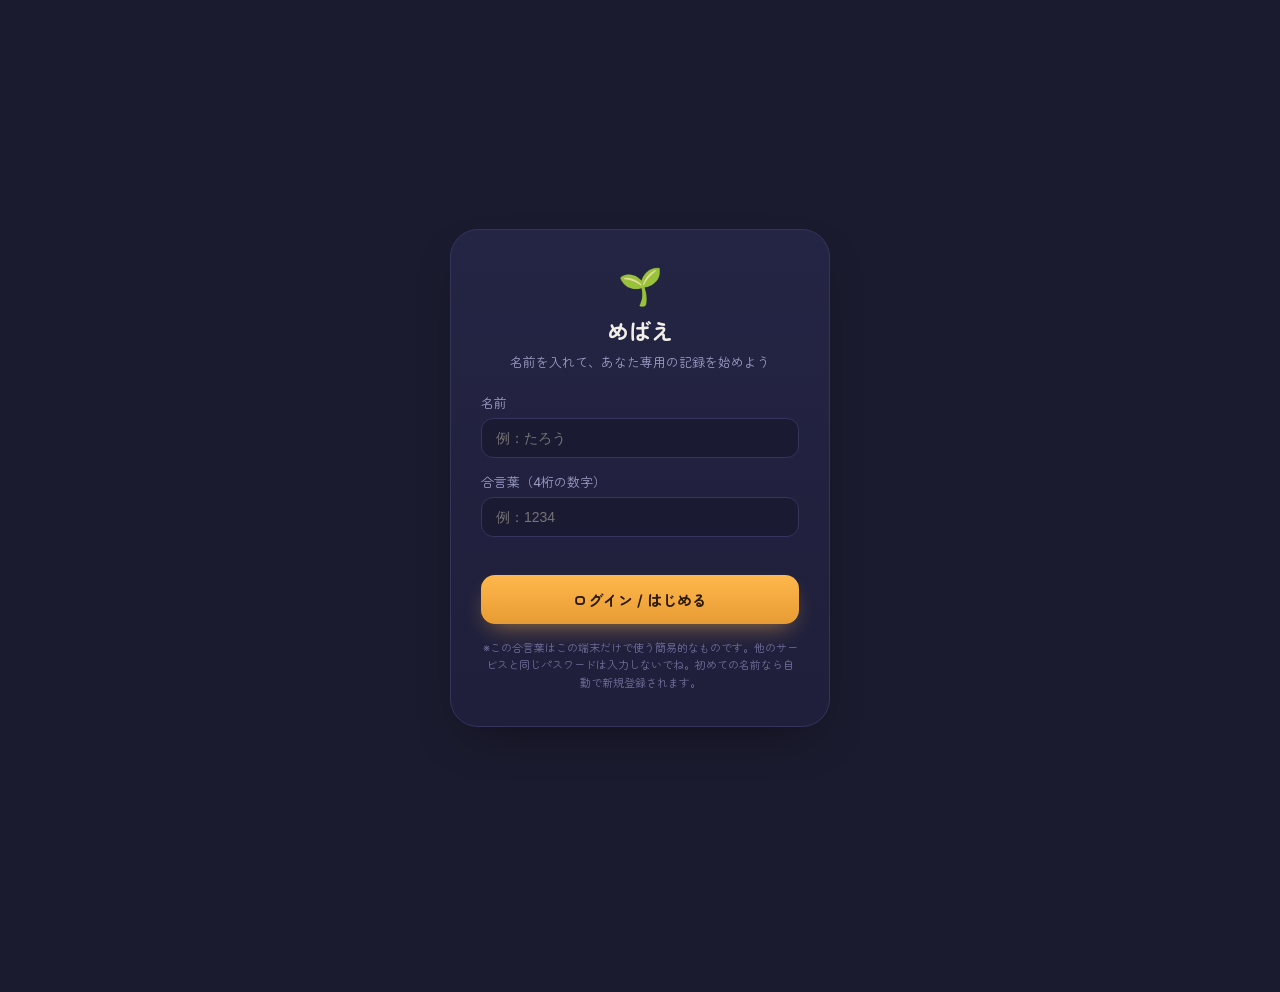
<file: index.html>
<!DOCTYPE html>
<html lang="ja">
<head>
<meta charset="UTF-8">
<meta name="viewport" content="width=device-width, initial-scale=1.0">
<title>めばえ ― ADHD向け集中学習アプリ</title>

<meta name="apple-mobile-web-app-capable" content="yes">
<meta name="apple-mobile-web-app-status-bar-style" content="black-translucent">
<meta name="apple-mobile-web-app-title" content="めばえ">
<link rel="apple-touch-icon" href="icon.png">
<link rel="manifest" href="manifest.json">

<link rel="preconnect" href="https://fonts.googleapis.com">
<link rel="preconnect" href="https://fonts.gstatic.com" crossorigin>
<link href="https://fonts.googleapis.com/css2?family=Space+Grotesk:wght@400;500;600;700&family=Inter:wght@400;500;600;700&family=Zen+Maru+Gothic:wght@500;700&display=swap" rel="stylesheet">
<link rel="stylesheet" href="style.css">
</head>
<body>

<!-- ===== ログイン画面 ===== -->
<div class="login-screen" id="loginScreen">
  <div class="login-card">
    <div class="login-mark">🌱</div>
    <h1>めばえ</h1>
    <p class="login-sub">名前を入れて、あなた専用の記録を始めよう</p>

    <form id="loginForm">
      <label class="login-field">
        <span>名前</span>
        <input type="text" id="loginNameInput" placeholder="例：たろう" autocomplete="off" maxlength="20" required>
      </label>
      <label class="login-field">
        <span>合言葉（4桁の数字）</span>
        <input type="password" id="loginPinInput" placeholder="例：1234" inputmode="numeric" maxlength="4" pattern="[0-9]{4}" required>
      </label>

      <p class="login-error" id="loginError"></p>

      <div class="login-actions">
        <button type="submit" class="btn btn-primary">ログイン / はじめる</button>
      </div>
      <p class="login-note">※この合言葉はこの端末だけで使う簡易的なものです。他のサービスと同じパスワードは入力しないでね。初めての名前なら自動で新規登録されます。</p>
    </form>
  </div>
</div>

<!-- ===== アプリ本体 ===== -->
<div class="app-root" id="appRoot" style="display:none;">

<div class="bg-sky" aria-hidden="true">
  <div class="firefly f1"></div>
  <div class="firefly f2"></div>
  <div class="firefly f3"></div>
  <div class="firefly f4"></div>
</div>

<header class="topbar">
  <div class="brand">
    <span class="brand-mark">🌱</span>
    <div class="brand-text">
      <h1>めばえ</h1>
      <p>気が散っても、また戻ればいい。</p>
    </div>
  </div>
  <div class="topbar-right">
    <div class="user-pill" title="ログイン中のユーザー">
      <span>👤</span>
      <span id="activeUserName">―</span>
    </div>
    <div class="streak-pill" title="連続で取り組んだ日数">
      <span class="streak-flame">🔥</span>
      <span id="streakCount">0</span>
      <span class="streak-label">日連続</span>
    </div>
    <button class="icon-btn" id="settingsBtn" aria-label="設定を開く">⚙️</button>
    <button class="icon-btn" id="logoutBtn" aria-label="ログアウト">🚪</button>
  </div>
</header>

<main class="layout">

  <!-- ===== 集中タイマー ===== -->
  <section class="panel timer-panel" aria-label="集中タイマー">
    <div class="timer-mode-label" id="modeLabel">集中タイム</div>

    <div class="timer-ring-wrap">
      <svg class="timer-ring" viewBox="0 0 240 240">
        <circle class="ring-track" cx="120" cy="120" r="104"></circle>
        <circle class="ring-progress" id="ringProgress" cx="120" cy="120" r="104"></circle>
      </svg>
      <div class="timer-center">
        <div class="timer-digits" id="timerDigits">25:00</div>
        <div class="timer-task" id="timerCurrentTask">今のタスクを選んでね</div>
      </div>
    </div>

    <div class="timer-controls">
      <button class="btn btn-ghost" id="resetBtn" aria-label="リセット">↺</button>
      <button class="btn btn-primary" id="startPauseBtn">はじめる</button>
      <button class="btn btn-ghost" id="skipBtn" aria-label="スキップ">⏭</button>
    </div>

    <button class="btn btn-quickstart" id="quickStartBtn">
      ⚡ とりあえず2分だけやってみる
    </button>

    <div class="length-presets" id="lengthPresets">
      <button class="chip" data-min="5">5分</button>
      <button class="chip is-active" data-min="15">15分</button>
      <button class="chip" data-min="25">25分</button>
      <button class="chip" data-min="45">45分</button>
    </div>

    <form class="custom-length-form" id="customLengthForm">
      <input
        type="number"
        id="customLengthInput"
        min="1"
        max="180"
        step="1"
        placeholder="分数を入力"
        inputmode="numeric">
      <button type="submit" class="btn btn-small">セット</button>
    </form>
  </section>

  <!-- ===== タスク分解 ===== -->
  <section class="panel tasks-panel" aria-label="タスクの分解">
    <div class="panel-head">
      <h2>今日のタスク</h2>
      <span class="panel-sub">大きいタスクは、小さく割ると始めやすいよ</span>
    </div>

    <form class="add-task-form" id="bigTaskForm">
      <input type="text" id="bigTaskInput" placeholder="大きいタスクを入力（例：レポートを書く）" autocomplete="off">
      <button type="submit" class="btn btn-small">分解する</button>
    </form>

    <div class="task-subhead">進行中</div>
    <ul class="microtask-list" id="microtaskList">
      <!-- JS が生成 -->
    </ul>

    <form class="add-micro-form" id="microTaskForm">
      <input type="text" id="microTaskInput" placeholder="＋ 小さいタスクを直接追加" autocomplete="off">
      <button type="submit" class="btn btn-ghost btn-small">追加</button>
    </form>

    <div class="task-subhead task-subhead-done">✓ 達成済み</div>
    <ul class="microtask-list completed-list" id="completedTaskList">
      <!-- JS が生成 -->
    </ul>
  </section>

  <!-- ===== 気になったことメモ ===== -->
  <section class="panel parking-panel" aria-label="気になったことメモ">
    <div class="panel-head">
      <h2>気になったことメモ</h2>
      <span class="panel-sub">今すぐ動かず、ここに置いて集中に戻ろう</span>
    </div>
    <form class="parking-form" id="parkingForm">
      <input type="text" id="parkingInput" placeholder="ふと浮かんだこと・やりたくなったこと…" autocomplete="off">
      <button type="submit" class="btn btn-small">置く</button>
    </form>
    <ul class="parking-list" id="parkingList"></ul>
  </section>

  <!-- ===== 集中の庭 ===== -->
  <section class="panel garden-panel" aria-label="集中の庭">
    <div class="panel-head">
      <h2>集中の庭</h2>
      <span class="panel-sub" id="gardenSub">今日はまだ何も咲いていません</span>
    </div>
    <div class="garden-strip" id="gardenStrip"></div>
  </section>

  <!-- ===== カレンダー ===== -->
  <section class="panel calendar-panel" aria-label="カレンダー">
    <div class="panel-head">
      <h2>カレンダー</h2>
      <span class="panel-sub">予定を入れて、やることを目で見えるようにしよう</span>
    </div>

    <div class="calendar-layout">
      <!-- 左側：視覚的なカレンダー -->
      <div class="calendar-visual">
        <div class="calendar-nav">
          <button class="icon-btn" id="calPrevBtn" aria-label="前の月">←</button>
          <div class="calendar-month-label" id="calMonthLabel">――</div>
          <button class="icon-btn" id="calNextBtn" aria-label="次の月">→</button>
          <button class="btn btn-ghost btn-today" id="calTodayBtn">今日</button>
        </div>

        <div class="calendar-weekdays">
          <span>日</span><span>月</span><span>火</span><span>水</span><span>木</span><span>金</span><span>土</span>
        </div>
        <div class="calendar-grid" id="calendarGrid"></div>

        <div class="calendar-legend">
          <span><i class="legend-dot cat-study"></i>勉強</span>
          <span><i class="legend-dot cat-task"></i>課題</span>
          <span><i class="legend-dot cat-test"></i>テスト</span>
          <span><i class="legend-dot cat-other"></i>その他</span>
        </div>

        <div class="selected-day-events">
          <div class="panel-sub" id="selectedDayLabel">日付を選ぶとここに予定が表示されます</div>
          <ul class="event-list" id="eventList"></ul>
        </div>
      </div>

      <!-- 右側：予定入力フォーム -->
      <div class="calendar-input">
        <form class="memo-form event-form" id="eventForm">
          <div class="memo-row">
            <label class="memo-field">
              <span>日付</span>
              <input type="date" id="eventDateInput" required>
            </label>
          </div>
          <div class="memo-row">
            <label class="memo-field">
              <span>開始時刻（任意）</span>
              <input type="time" id="eventStartTimeInput">
            </label>
            <label class="memo-field">
              <span>終了時刻（任意）</span>
              <input type="time" id="eventEndTimeInput">
            </label>
          </div>
          <label class="memo-field">
            <span>予定タイトル</span>
            <input type="text" id="eventTitleInput" maxlength="40" placeholder="例：数学の宿題提出" required>
          </label>
          <label class="memo-field">
            <span>カテゴリ</span>
            <select id="eventCategorySelect">
              <option value="study">勉強</option>
              <option value="task">課題</option>
              <option value="test">テスト</option>
              <option value="other">その他</option>
            </select>
          </label>
          <div class="other-category-fields" id="otherCategoryFields" hidden>
            <label class="memo-field">
              <span>カテゴリ名（その他）</span>
              <input type="text" id="eventCustomCategoryInput" list="customCategoryDatalist" maxlength="20" placeholder="例：資格試験・面接など" autocomplete="off">
              <datalist id="customCategoryDatalist"></datalist>
            </label>
            <div class="custom-category-history" id="customCategoryHistoryChips"></div>
            <label class="memo-field">
              <span>色を選ぶ</span>
              <div class="color-picker-row">
                <input type="color" id="eventCustomColorInput" value="#A78BFA">
                <span class="color-preview-hint" id="colorPreviewHint">プレビュー</span>
              </div>
            </label>
          </div>
          <button type="submit" class="btn btn-small">予定を追加</button>
        </form>
      </div>
    </div>
  </section>

  <!-- ===== 今日の記録（勉強メモ） ===== -->
  <section class="panel memo-panel" aria-label="今日の記録">
    <div class="panel-head">
      <h2>今日の記録</h2>
      <span class="panel-sub">勉強した内容をひとことだけ残しておこう</span>
    </div>

    <form class="memo-form" id="memoForm">
      <div class="memo-row">
        <label class="memo-field">
          <span>日付</span>
          <input type="date" id="memoDateInput" required>
        </label>
        <label class="memo-field memo-field-time">
          <span>勉強時間</span>
          <div class="memo-time-inputs">
            <input type="number" id="memoHoursInput" min="0" max="23" placeholder="0" inputmode="numeric">
            <span class="memo-time-unit">時間</span>
            <input type="number" id="memoMinutesInput" min="0" max="59" placeholder="0" inputmode="numeric">
            <span class="memo-time-unit">分</span>
          </div>
        </label>
      </div>

      <label class="memo-field">
        <span>タスク</span>
        <select id="memoTaskSelect">
          <option value="">選択しない</option>
        </select>
      </label>

      <label class="memo-field">
        <span class="memo-note-label">ひとこと <span class="memo-char-count" id="memoCharCount">0/100</span></span>
        <textarea id="memoNoteInput" maxlength="100" rows="2" placeholder="今日やったこと・気づいたことなど"></textarea>
      </label>

      <button type="submit" class="btn btn-small">記録する</button>
    </form>

    <ul class="memo-list" id="memoList"></ul>
  </section>

</main>

<!-- ===== 休憩リマインダー モーダル ===== -->
<div class="modal-backdrop" id="breakModal">
  <div class="modal">
    <div class="modal-icon">🌤️</div>
    <h3>ちょっと一息つこうか</h3>
    <p>ここまでよく集中できたね。少し休むと、続きもラクになるよ。</p>
    <div class="modal-actions">
      <button class="btn btn-ghost" id="modalContinueBtn">あと少しだけ続ける</button>
      <button class="btn btn-primary" id="modalBreakBtn">休憩する</button>
    </div>
  </div>
</div>

<!-- ===== 設定パネル ===== -->
<div class="modal-backdrop" id="settingsModal">
  <div class="modal settings-modal">
    <h3>設定</h3>

    <label class="setting-row">
      <span>休憩の長さ</span>
      <select id="breakLengthSelect">
        <option value="5">5分</option>
        <option value="10">10分</option>
        <option value="15">15分</option>
      </select>
    </label>

    <label class="setting-row">
      <span>何セットごとに休憩を促す？</span>
      <select id="breakThresholdSelect">
        <option value="1">毎回</option>
        <option value="2">2セットごと</option>
        <option value="3">3セットごと</option>
        <option value="99">促さない</option>
      </select>
    </label>

    <label class="setting-row setting-toggle">
      <span>ながら作業モード（背景アニメーション）</span>
      <input type="checkbox" id="ambientToggle" checked>
    </label>

    <label class="setting-row setting-toggle">
      <span>音を鳴らす</span>
      <input type="checkbox" id="soundToggle" checked>
    </label>

    <label class="setting-row setting-toggle">
      <span>アニメーションを減らす</span>
      <input type="checkbox" id="reduceMotionToggle">
    </label>

    <div class="modal-actions">
      <button class="btn btn-ghost" id="resetDataBtn">今日の記録をリセット</button>
      <button class="btn btn-primary" id="closeSettingsBtn">閉じる</button>
    </div>
  </div>
</div>

<div class="toast" id="toast"></div>

</div><!-- /appRoot -->

<script src="script.js"></script>
</body>
</html>
</file>
<file: style.css>
/* =========================================================
   めばえ ― design tokens
   Concept: 「夕暮れの畑」dusk field — calm indigo dusk sky,
   a warm amber spark as the reward accent, a soft teal for
   the focus state. Growth metaphor throughout (buds, sprouts).
   ========================================================= */
:root{
  --bg: #1B1B2F;
  --bg-2: #17172640;
  --panel: #242444;
  --panel-raised: #2C2C56;
  --stroke: #34345C;
  --ink: #F2EFE9;
  --muted: #9C9CC4;
  --muted-2: #6E6E9A;

  --spark: #FFB84D;      /* reward / CTA */
  --spark-ink: #2A1B04;
  --calm: #6FD6C4;       /* focus state */
  --calm-ink: #063B33;
  --rest: #FF8B7B;       /* break state */
  --rest-ink: #3A0E06;
  --other: #A78BFA;      /* calendar: その他カテゴリ */

  --radius-lg: 28px;
  --radius-md: 18px;
  --radius-sm: 12px;

  --font-display: "Space Grotesk", "Zen Maru Gothic", sans-serif;
  --font-body: "Inter", "Zen Maru Gothic", sans-serif;

  --shadow-panel: 0 20px 50px -25px rgba(0,0,0,0.6);
}

*{ box-sizing: border-box; }

html,body{
  margin:0;
  min-height:100%;
  background: var(--bg);
  color: var(--ink);
  font-family: var(--font-body);
  -webkit-font-smoothing: antialiased;
}

body{
  position:relative;
  padding: 28px clamp(16px, 4vw, 48px) 64px;
  overflow-x:hidden;
}

h1,h2,h3{ font-family: var(--font-display); margin:0; }

button{ font-family: inherit; }

/* ---------- ambient dusk sky ---------- */
.bg-sky{
  position:fixed; inset:0; z-index:-1;
  background:
    radial-gradient(60% 45% at 82% -5%, #3a2f66 0%, transparent 60%),
    radial-gradient(70% 50% at 10% 110%, #17263f 0%, transparent 60%),
    linear-gradient(180deg, #1B1B2F 0%, #191830 60%, #14131f 100%);
}
.firefly{
  position:absolute;
  width:6px; height:6px;
  border-radius:50%;
  background: var(--spark);
  box-shadow: 0 0 12px 4px rgba(255,184,77,0.55);
  opacity:0.7;
  animation: drift 14s ease-in-out infinite;
}
.firefly.f1{ top:18%; left:8%; animation-delay:0s; }
.firefly.f2{ top:65%; left:88%; animation-delay:-4s; background:var(--calm); box-shadow:0 0 12px 4px rgba(111,214,196,0.5);}
.firefly.f3{ top:80%; left:20%; animation-delay:-8s; }
.firefly.f4{ top:10%; left:70%; animation-delay:-11s; background:var(--calm); box-shadow:0 0 12px 4px rgba(111,214,196,0.5);}
@keyframes drift{
  0%,100%{ transform: translate(0,0); opacity:.5; }
  50%{ transform: translate(14px,-18px); opacity:1; }
}
@media (prefers-reduced-motion: reduce){
  .firefly{ animation: none; }
}

/* ---------- login screen ---------- */
.login-screen{
  min-height:100vh;
  display:flex; align-items:center; justify-content:center;
  padding: 24px;
}
.login-card{
  width:100%; max-width: 380px;
  background: linear-gradient(180deg, var(--panel), #1F1F3B);
  border:1px solid var(--stroke);
  border-radius: var(--radius-lg);
  padding: 34px 30px;
  text-align:center;
  box-shadow: var(--shadow-panel);
}
.login-mark{ font-size:36px; margin-bottom:6px; }
.login-card h1{ font-size:22px; margin-bottom:6px; }
.login-sub{ font-size:13px; color:var(--muted); margin:0 0 22px; }
.login-field{
  display:flex; flex-direction:column; gap:6px;
  text-align:left; margin-bottom:14px;
  font-size:13px; color:var(--muted);
}
.login-field input{
  background:#1A1A33;
  border:1px solid var(--stroke);
  border-radius:12px;
  padding:11px 14px;
  color:var(--ink);
  font-size:14px;
  outline:none;
}
.login-field input:focus{ border-color: var(--calm); }
.login-error{
  min-height:16px;
  color: var(--rest);
  font-size:12.5px;
  margin:0 0 8px;
}
.login-actions{ margin-top:6px; }
.login-actions .btn{ width:100%; }
.login-note{
  font-size:11px; color:var(--muted-2);
  line-height:1.6; margin:16px 0 0;
}

/* ---------- topbar ---------- */
.topbar{
  display:flex; align-items:center; justify-content:space-between;
  max-width: 1180px; margin: 0 auto 24px;
}
.brand{ display:flex; align-items:center; gap:12px; }
.brand-mark{ font-size: 30px; }
.brand-text h1{ font-size: 22px; font-weight:700; letter-spacing:0.02em; }
.brand-text p{ margin:2px 0 0; font-size:12.5px; color:var(--muted); }

.topbar-right{ display:flex; align-items:center; gap:10px; flex-wrap:wrap; }
.user-pill{
  display:flex; align-items:center; gap:6px;
  background: var(--panel);
  border:1px solid var(--stroke);
  padding:8px 14px;
  border-radius: 999px;
  font-size:13px;
  font-weight:600;
  color: var(--calm);
}
.streak-pill{
  display:flex; align-items:center; gap:6px;
  background: var(--panel);
  border:1px solid var(--stroke);
  padding:8px 14px;
  border-radius: 999px;
  font-size:13px;
  font-weight:600;
}
.streak-label{ color:var(--muted); font-weight:500; }
.icon-btn{
  width:40px; height:40px;
  border-radius:50%;
  border:1px solid var(--stroke);
  background:var(--panel);
  color:var(--ink);
  cursor:pointer;
  font-size:16px;
  transition: transform .15s ease, background .15s ease;
}
.icon-btn:hover{ background:var(--panel-raised); transform: rotate(25deg); }

/* ---------- layout grid ---------- */
.layout{
  max-width: 1180px;
  margin: 0 auto;
  display:grid;
  grid-template-columns: 1.1fr 0.9fr;
  grid-template-areas:
    "timer tasks"
    "timer parking"
    "garden garden"
    "calendar calendar"
    "memo memo";
  gap: 20px;
}
.timer-panel{ grid-area: timer; }
.tasks-panel{ grid-area: tasks; }
.parking-panel{ grid-area: parking; }
.garden-panel{ grid-area: garden; }
.calendar-panel{ grid-area: calendar; }
.memo-panel{ grid-area: memo; }

@media (max-width: 880px){
  .layout{
    grid-template-columns: 1fr;
    grid-template-areas:
      "timer" "tasks" "parking" "garden" "calendar" "memo";
  }
}

.panel{
  background: linear-gradient(180deg, var(--panel), #1F1F3B);
  border:1px solid var(--stroke);
  border-radius: var(--radius-lg);
  padding: 24px;
  box-shadow: var(--shadow-panel);
}

.panel-head{ margin-bottom:14px; }
.panel-head h2{ font-size:16px; font-weight:600; }
.panel-sub{ display:block; margin-top:3px; font-size:12px; color:var(--muted); }

/* ---------- timer ---------- */
.timer-panel{
  display:flex; flex-direction:column; align-items:center;
  text-align:center;
  padding-top: 28px;
}
.timer-mode-label{
  font-size:13px; font-weight:600; letter-spacing:0.08em;
  text-transform:uppercase;
  color: var(--calm);
  background: rgba(111,214,196,0.1);
  border:1px solid rgba(111,214,196,0.3);
  padding:5px 14px;
  border-radius:999px;
  margin-bottom: 18px;
  transition: all .25s ease;
}
.timer-mode-label.is-break{
  color: var(--rest);
  background: rgba(255,139,123,0.1);
  border-color: rgba(255,139,123,0.3);
}

.timer-ring-wrap{ position:relative; width:240px; height:240px; }
.timer-ring{ width:240px; height:240px; transform: rotate(-90deg); }
.ring-track{
  fill:none; stroke: var(--stroke); stroke-width:12;
}
.ring-progress{
  fill:none; stroke: var(--calm); stroke-width:12;
  stroke-linecap: round;
  stroke-dasharray: 653.45; /* 2*pi*104 */
  stroke-dashoffset: 0;
  transition: stroke-dashoffset 1s linear, stroke .3s ease;
}
.ring-progress.is-break{ stroke: var(--rest); }

.timer-center{
  position:absolute; inset:0;
  display:flex; flex-direction:column; align-items:center; justify-content:center;
  gap:6px;
}
.timer-digits{
  font-family: var(--font-display);
  font-size: 46px; font-weight:700;
  font-variant-numeric: tabular-nums;
  letter-spacing: 0.01em;
}
.timer-task{
  font-size:12.5px; color:var(--muted);
  max-width:150px;
}

.timer-controls{
  display:flex; align-items:center; gap:14px;
  margin-top:22px;
}
.btn{
  cursor:pointer; border:none; border-radius: 14px;
  font-weight:600; transition: transform .12s ease, filter .12s ease, background .15s ease;
}
.btn:active{ transform: scale(0.96); }
.btn-primary{
  background: linear-gradient(180deg, var(--spark), #E89B33);
  color: var(--spark-ink);
  padding:14px 34px;
  font-size:15px;
  box-shadow: 0 10px 24px -10px rgba(255,184,77,0.6);
}
.btn-primary:hover{ filter:brightness(1.06); }
.btn-ghost{
  background: var(--panel-raised);
  color: var(--ink);
  width:46px; height:46px;
  font-size:16px;
  border:1px solid var(--stroke);
}
.btn-ghost:hover{ background:#34345F; }
.btn-small{
  background: var(--panel-raised);
  color: var(--ink);
  border:1px solid var(--stroke);
  padding:10px 14px;
  font-size:13px;
}
.btn-small:hover{ background:#34345F; }

.btn-quickstart{
  margin-top:16px;
  background: transparent;
  border:1.5px dashed var(--muted-2);
  color: var(--muted);
  padding:10px 18px;
  font-size:13px;
  border-radius:999px;
}
.btn-quickstart:hover{ color:var(--calm); border-color:var(--calm); }

.length-presets{
  display:flex; gap:8px; margin-top:20px; flex-wrap:wrap; justify-content:center;
}
.chip{
  border:1px solid var(--stroke);
  background:transparent;
  color:var(--muted);
  padding:7px 14px;
  border-radius:999px;
  font-size:12.5px;
  cursor:pointer;
}
.chip.is-active{
  background: rgba(111,214,196,0.14);
  border-color: var(--calm);
  color: var(--calm);
  font-weight:600;
}

.custom-length-form{
  display:flex; gap:8px;
  margin-top:12px;
  width:100%;
  max-width:220px;
}
.custom-length-form input{
  flex:1;
  min-width:0;
  background: #1A1A33;
  border:1px solid var(--stroke);
  border-radius: 12px;
  padding: 9px 12px;
  color: var(--ink);
  font-size:13.5px;
  outline:none;
  font-variant-numeric: tabular-nums;
}
.custom-length-form input:focus{
  border-color: var(--calm);
}
/* 数字入力のスピナー矢印を目立たなくする */
.custom-length-form input::-webkit-outer-spin-button,
.custom-length-form input::-webkit-inner-spin-button{
  opacity: 0.5;
}

/* ---------- forms (shared) ---------- */
.add-task-form, .add-micro-form, .parking-form{
  display:flex; gap:8px; margin-bottom:14px;
}
.add-task-form input, .add-micro-form input, .parking-form input{
  flex:1;
  background: #1A1A33;
  border:1px solid var(--stroke);
  border-radius: 12px;
  padding: 11px 14px;
  color: var(--ink);
  font-size:13.5px;
  outline:none;
}
.add-task-form input:focus, .add-micro-form input:focus, .parking-form input:focus{
  border-color: var(--calm);
}
.add-micro-form{ margin-bottom:0; margin-top:12px; }

/* ---------- microtask list ---------- */
.task-subhead{
  font-size:11.5px; font-weight:700; letter-spacing:0.06em;
  color: var(--muted-2);
  margin: 16px 0 8px;
  text-transform:uppercase;
}
.task-subhead-done{ color: var(--calm); opacity:0.8; }
.completed-list{ opacity:0.75; }
.microtask-list{
  list-style:none; margin:0; padding:0;
  display:flex; flex-direction:column; gap:8px;
  max-height: 260px; overflow-y:auto;
}
.microtask-item{
  display:flex; align-items:center; gap:10px;
  background: #1E1E3A;
  border:1px solid var(--stroke);
  border-radius: 12px;
  padding: 10px 12px;
}
.microtask-item.is-active{ border-color: var(--calm); }
.microtask-check{
  width:22px; height:22px;
  border-radius:7px;
  border:2px solid var(--muted-2);
  background:transparent;
  cursor:pointer;
  flex-shrink:0;
  display:flex; align-items:center; justify-content:center;
  color: var(--calm-ink);
  font-size:13px;
  transition: all .15s ease;
}
.microtask-check.is-done{
  background: var(--calm);
  border-color: var(--calm);
}
.microtask-text{
  flex:1; font-size:13.5px;
  cursor:pointer;
}
.microtask-item.is-done .microtask-text{
  text-decoration: line-through;
  color: var(--muted-2);
}
.microtask-pick{
  font-size:11px; color:var(--muted);
  background:var(--panel-raised);
  border:1px solid var(--stroke);
  border-radius:999px;
  padding:5px 10px;
  cursor:pointer;
  flex-shrink:0;
}
.microtask-pick:hover{ color:var(--calm); border-color:var(--calm); }
.microtask-del{
  background:none; border:none; color:var(--muted-2);
  cursor:pointer; font-size:15px; flex-shrink:0;
}
.microtask-del:hover{ color:var(--rest); }
.empty-hint{
  font-size:12.5px; color:var(--muted-2); padding:8px 2px;
}

/* ---------- parking lot ---------- */
.parking-list{
  list-style:none; margin:0; padding:0;
  display:flex; flex-direction:column; gap:8px;
  max-height:220px; overflow-y:auto;
}
.parking-item{
  display:flex; align-items:center; gap:8px;
  background:#1E1E3A;
  border:1px solid var(--stroke);
  border-radius:12px;
  padding:9px 12px;
  font-size:13px;
  color: var(--muted);
}
.parking-item span{ flex:1; }
.parking-item button{
  background:none; border:none; color:var(--muted-2); cursor:pointer; font-size:14px;
}
.parking-item button:hover{ color:var(--rest); }

/* ---------- garden ---------- */
.garden-strip{
  display:flex; gap:14px; flex-wrap:wrap;
  min-height: 64px;
  align-items:flex-end;
}
.garden-sprout{
  font-size: 30px;
  animation: pop .4s ease;
  filter: drop-shadow(0 6px 10px rgba(0,0,0,0.35));
}
@keyframes pop{
  0%{ transform: scale(0) translateY(10px); opacity:0; }
  70%{ transform: scale(1.15) translateY(-2px); opacity:1; }
  100%{ transform: scale(1) translateY(0); }
}

/* ---------- calendar ---------- */
.calendar-layout{
  display:grid;
  grid-template-columns: 1.25fr 0.85fr;
  gap: 24px;
  align-items: start;
}
@media (max-width: 880px){
  .calendar-layout{
    grid-template-columns: 1fr;
  }
}

.calendar-visual{
  min-width: 0;
}
.calendar-input{
  min-width: 0;
  position: sticky;
  top: 12px;
}
.calendar-input .event-form{
  margin-bottom: 0;
  background: #1A1A33;
  border: 1px solid var(--stroke);
  border-radius: var(--radius-md);
  padding: 18px;
}

.calendar-nav{
  display:flex; align-items:center; gap:10px;
  margin-bottom: 14px;
}
.calendar-month-label{
  flex:1; text-align:center;
  font-family: var(--font-display);
  font-size:15px; font-weight:600;
}
.btn-today{
  width:auto; height:auto;
  padding:8px 14px; font-size:12px; border-radius:999px;
}

.calendar-weekdays{
  display:grid; grid-template-columns: repeat(7, 1fr);
  text-align:center;
  font-size:11.5px; color:var(--muted);
  margin-bottom:6px;
}

.calendar-grid{
  display:grid; grid-template-columns: repeat(7, 1fr);
  gap:5px;
}
.calendar-day{
  min-height:56px;
  border-radius:11px;
  border:1px solid var(--stroke);
  background:#1E1E3A;
  padding:6px;
  display:flex; flex-direction:column;
  cursor:pointer;
  transition: border-color .15s ease, background .15s ease;
}
.calendar-day:hover{ border-color: var(--muted-2); }
.calendar-day.is-empty{
  background:transparent; border-color:transparent; cursor:default;
}
.calendar-day.is-today .calendar-day-num{
  color: var(--spark); font-weight:700;
}
.calendar-day.is-selected{
  background: rgba(111,214,196,0.12);
  border-color: var(--calm);
}
.calendar-day-num{ font-size:12px; color:var(--ink); }
.calendar-day-dots{
  display:flex; flex-wrap:wrap; gap:3px;
  margin-top:auto;
}
.day-dot{ width:6px; height:6px; border-radius:50%; }

.cat-study{ background: var(--calm); }
.cat-task{ background: var(--spark); }
.cat-test{ background: var(--rest); }
.cat-other{ background: var(--other); }

.calendar-legend{
  display:flex; gap:14px; flex-wrap:wrap;
  font-size:11px; color:var(--muted);
  margin: 12px 0 18px;
}
.calendar-legend span{ display:flex; align-items:center; gap:5px; }
.legend-dot{
  display:inline-block; width:8px; height:8px; border-radius:50%;
}

.selected-day-events{ margin-top:16px; }
.event-list{
  list-style:none; margin:10px 0 0; padding:0;
  display:flex; flex-direction:column; gap:8px;
  max-height:220px; overflow-y:auto;
}
.event-item{
  display:flex; align-items:center; gap:10px;
  background:#1E1E3A;
  border:1px solid var(--stroke);
  border-radius:12px;
  padding:9px 12px;
  font-size:13px;
}
.event-item-time{
  font-size:11.5px; color:var(--muted); min-width:72px;
  font-variant-numeric: tabular-nums;
  white-space: nowrap;
}
.event-item-title{ flex:1; min-width:0; word-break: break-word; }
.event-item-cat{
  font-size:10.5px;
  color: var(--muted);
  background: var(--panel-raised);
  border:1px solid var(--stroke);
  padding:2px 8px;
  border-radius:999px;
  flex-shrink:0;
  max-width:90px;
  overflow:hidden;
  text-overflow:ellipsis;
  white-space:nowrap;
}
.event-item button{
  background:none; border:none; color:var(--muted-2); cursor:pointer; font-size:14px;
}
.event-item button:hover{ color:var(--rest); }

/* その他カテゴリのカスタム入力 */
.other-category-fields{
  display:flex;
  flex-direction:column;
  gap:12px;
  margin: 4px 0 2px;
  padding: 12px;
  background: rgba(167, 139, 250, 0.08);
  border: 1px solid rgba(167, 139, 250, 0.25);
  border-radius: 12px;
}
.other-category-fields[hidden]{
  display: none !important;
}
.color-picker-row{
  display:flex;
  align-items:center;
  gap:12px;
}
.color-picker-row input[type="color"]{
  width: 42px;
  height: 36px;
  padding: 2px;
  border: 1px solid var(--stroke);
  border-radius: 8px;
  background: #1A1A33;
  cursor: pointer;
}
.color-preview-hint{
  font-size: 12px;
  color: var(--muted);
  display: inline-flex;
  align-items: center;
  gap: 6px;
}
.color-preview-hint::before{
  content: "";
  display: inline-block;
  width: 12px;
  height: 12px;
  border-radius: 50%;
  background: var(--preview-color, #A78BFA);
  box-shadow: 0 0 0 2px rgba(255,255,255,0.15);
}

.custom-category-history{
  display:flex;
  flex-wrap:wrap;
  gap:6px;
  margin: -4px 0 2px;
  min-height:0;
}
.custom-category-history:empty{
  display:none;
}
.history-chip{
  display: inline-flex;
  align-items: center;
  gap: 6px;
  font-size:11.5px;
  color: var(--muted);
  background: var(--panel-raised);
  border:1px solid var(--stroke);
  border-radius:999px;
  padding:4px 10px 4px 8px;
  cursor:pointer;
  transition: border-color .15s ease, color .15s ease, background .15s ease;
  max-width: 150px;
  overflow:hidden;
  text-overflow:ellipsis;
  white-space:nowrap;
}
.history-chip:hover{
  color: var(--calm);
  border-color: var(--calm);
  background: rgba(111,214,196,0.1);
}
.history-chip-dot{
  width: 10px;
  height: 10px;
  border-radius: 50%;
  flex-shrink: 0;
  box-shadow: 0 0 0 1px rgba(255,255,255,0.15);
}
.history-chip-label{
  font-size:10.5px;
  color: var(--muted-2);
  margin-right: 2px;
}

/* ---------- memo (study log) ---------- */
.memo-form{
  display:flex; flex-direction:column; gap:12px;
  margin-bottom: 18px;
}
.memo-row{
  display:flex; gap:12px; flex-wrap:wrap;
}
.memo-field{
  display:flex; flex-direction:column; gap:6px;
  font-size:12.5px; color:var(--muted);
  flex:1; min-width:150px;
}
.memo-field input[type="date"],
.memo-field select,
.memo-field textarea{
  background:#1A1A33;
  border:1px solid var(--stroke);
  border-radius:12px;
  padding:10px 12px;
  color:var(--ink);
  font-size:13.5px;
  outline:none;
  font-family:inherit;
  resize:none;
}
.memo-field input:focus,
.memo-field select:focus,
.memo-field textarea:focus{ border-color: var(--calm); }
.memo-time-inputs{
  display:flex; align-items:center; gap:6px;
}
.memo-time-inputs input{
  width:56px;
  background:#1A1A33;
  border:1px solid var(--stroke);
  border-radius:12px;
  padding:10px 8px;
  color:var(--ink);
  font-size:13.5px;
  text-align:center;
  outline:none;
}
.memo-time-inputs input:focus{ border-color: var(--calm); }
.memo-time-unit{ font-size:12.5px; color:var(--muted); }
.memo-note-label{ display:flex; justify-content:space-between; align-items:center; }
.memo-char-count{ color: var(--muted-2); font-size:11px; }
.memo-char-count.is-near-limit{ color: var(--rest); }

.memo-list{
  list-style:none; margin:0; padding:0;
  display:flex; flex-direction:column; gap:10px;
  max-height: 320px; overflow-y:auto;
}
.memo-item{
  background:#1E1E3A;
  border:1px solid var(--stroke);
  border-radius:14px;
  padding:12px 14px;
}
.memo-item-head{
  display:flex; align-items:center; justify-content:space-between;
  gap:8px; margin-bottom:6px;
}
.memo-item-meta{
  display:flex; align-items:center; gap:8px; flex-wrap:wrap;
  font-size:12px; color:var(--calm); font-weight:600;
}
.memo-item-time{ color: var(--spark); }
.memo-item-task{
  font-size:11.5px; color:var(--muted);
  background: var(--panel-raised);
  border:1px solid var(--stroke);
  padding:3px 9px;
  border-radius:999px;
}
.memo-item-note{
  font-size:13px; color:var(--ink);
  line-height:1.6;
  word-break: break-word;
}
.memo-item-del{
  background:none; border:none; color:var(--muted-2);
  cursor:pointer; font-size:14px; flex-shrink:0;
}
.memo-item-del:hover{ color:var(--rest); }

/* ---------- modal ---------- */
.modal-backdrop{
  position:fixed; inset:0;
  background: rgba(10,10,20,0.6);
  backdrop-filter: blur(3px);
  display:none;
  align-items:center; justify-content:center;
  z-index:50;
  padding:20px;
}
.modal-backdrop.is-open{ display:flex; }
.modal{
  background: linear-gradient(180deg, var(--panel-raised), #201F3D);
  border:1px solid var(--stroke);
  border-radius: var(--radius-lg);
  padding: 30px;
  max-width: 380px;
  width:100%;
  text-align:center;
  box-shadow: 0 30px 60px -20px rgba(0,0,0,0.7);
}
.modal-icon{ font-size:36px; margin-bottom:10px; }
.modal h3{ font-size:19px; margin-bottom:8px; }
.modal p{ font-size:13.5px; color:var(--muted); line-height:1.6; margin:0 0 20px; }
.modal-actions{ display:flex; gap:10px; justify-content:center; flex-wrap:wrap; }

.settings-modal{ text-align:left; max-width:420px; }
.settings-modal h3{ margin-bottom:18px; text-align:center; }
.setting-row{
  display:flex; align-items:center; justify-content:space-between;
  gap:12px; padding:11px 0;
  border-bottom:1px solid var(--stroke);
  font-size:13.5px;
}
.setting-row select{
  background:#1A1A33; color:var(--ink);
  border:1px solid var(--stroke); border-radius:8px;
  padding:6px 8px; font-size:13px;
}
.setting-toggle input{ width:18px; height:18px; accent-color: var(--calm); }
.settings-modal .modal-actions{ margin-top:20px; justify-content:space-between; }

/* ---------- toast ---------- */
.toast{
  position:fixed; left:50%; bottom:26px; transform: translateX(-50%) translateY(20px);
  background: var(--panel-raised);
  border:1px solid var(--stroke);
  color: var(--ink);
  padding:12px 20px;
  border-radius: 999px;
  font-size:13px;
  opacity:0;
  pointer-events:none;
  transition: all .25s ease;
  z-index:60;
  box-shadow: 0 12px 30px -10px rgba(0,0,0,0.6);
}
.toast.is-show{
  opacity:1; transform: translateX(-50%) translateY(0);
}

/* ---------- reduce motion mode ---------- */
body.reduce-motion .firefly{ animation:none !important; }
body.reduce-motion .garden-sprout{ animation:none !important; }
body.reduce-motion .ring-progress{ transition:none !important; }
</file>
